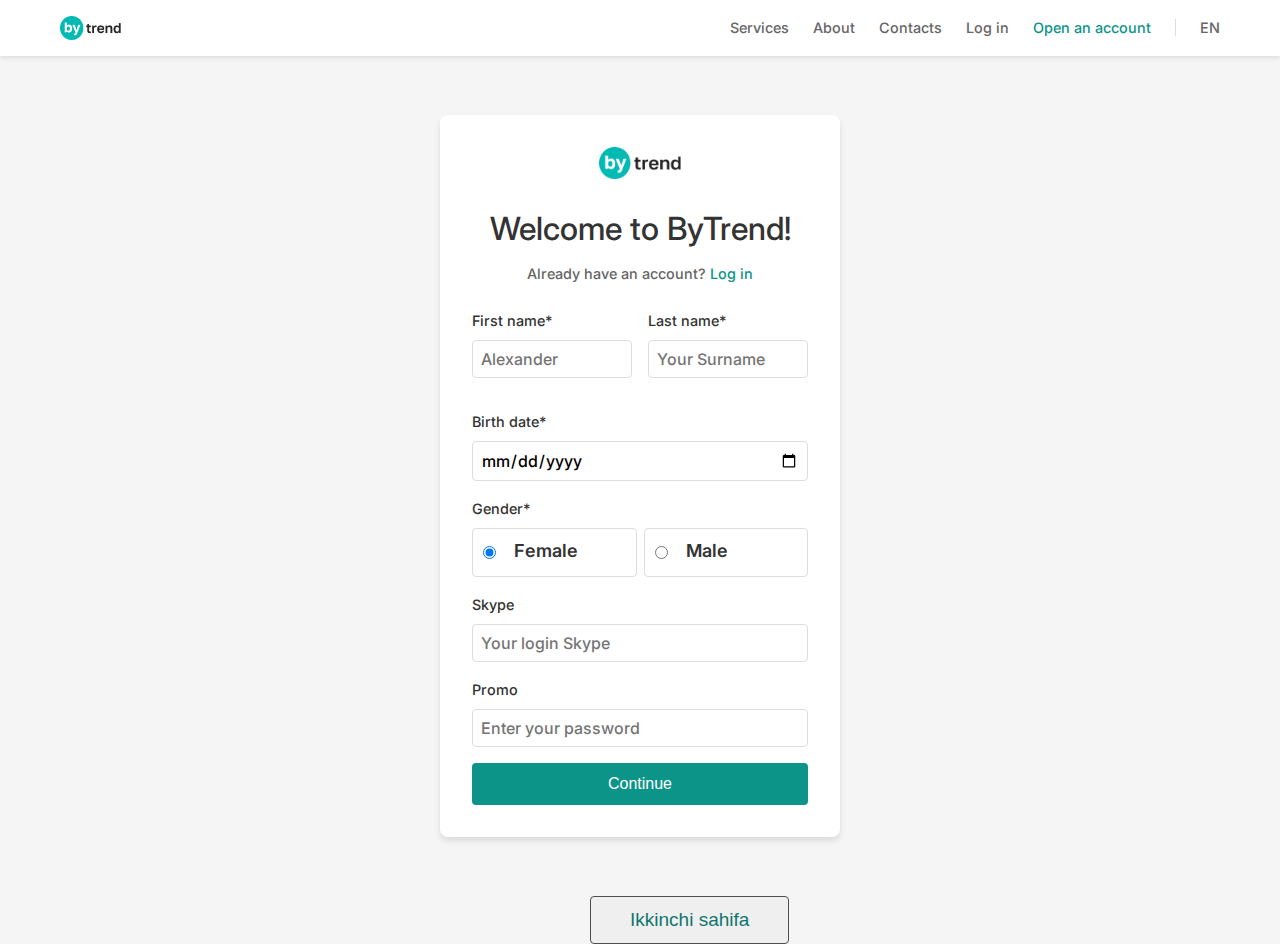
<file: index.html>
<!DOCTYPE html>
<html lang="en">

<head>
    <meta charset="UTF-8">
    <meta name="viewport" content="width=device-width, initial-scale=1.0">
    <title>ByTrend Registration</title>
    <link rel="stylesheet" href="./style/style1.css">
</head>

<body>
    <header>
        <div class="container">
            <img src="./img/logo (3).png" alt="ByTrend Logo" class="logo">
            <nav>
                <a href="#">Services</a>
                <a href="#">About</a>
                <a href="#">Contacts</a>
                <a href="#">Log in</a>
                <a href="#" class="highlight">Open an account</a>
                <button class="lang-switch">EN</button>
            </nav>
        </div>
    </header>

    <main>
        <div class="form-container">
            <img src="./img/logo (3).png" alt="ByTrend Logo" class="form-logo">
            <h1>Welcome to ByTrend!</h1>
            <p>Already have an account? <a href="#" class="login-link">Log in</a></p>

            <form>
                <div class="form-row">
                    <div class="form-group">
                        <label for="firstName">First name*</label>
                        <input type="text" id="firstName" placeholder="Alexander" required>
                    </div>
                    <div class="form-group">
                        <label for="lastName">Last name*</label>
                        <input type="text" id="lastName" placeholder="Your Surname" required>
                    </div>
                </div>

                <div class="form-group">
                    <label for="birthDate">Birth date*</label>
                    <input type="date" id="birthDate" required placeholder="07.05.2009">
                </div>

                <div class="form-group">
                    <label>Gender*</label>
                    <div class="radio-group">
                        <div class="ora">
                            <input type="radio" id="female" name="gender" value="female" checked>
                            <label for="female" class="female">Female</label>
                        </div>
                        <div class="orab">
                            <input type="radio" id="male" name="gender" value="male">
                            <label for="male" class="male">Male</label>
                        </div>
                    </div>
                </div>

                <div class="form-group">
                    <label for="skype">Skype</label>
                    <input type="text" id="skype" placeholder="Your login Skype" required>
                </div>

                <div class="form-group">
                    <label for="password">Promo</label>
                    <input type="password" id="password" placeholder="Enter your password" required>
                </div>

                <button type="submit" class="submit-btn">Continue</button>
            </form>
        </div>
    </main>
    <button class="button"><a href="./pages/pages2.html" class="button-a">Ikkinchi sahifa</a></button>
</body>

</html>
</file>
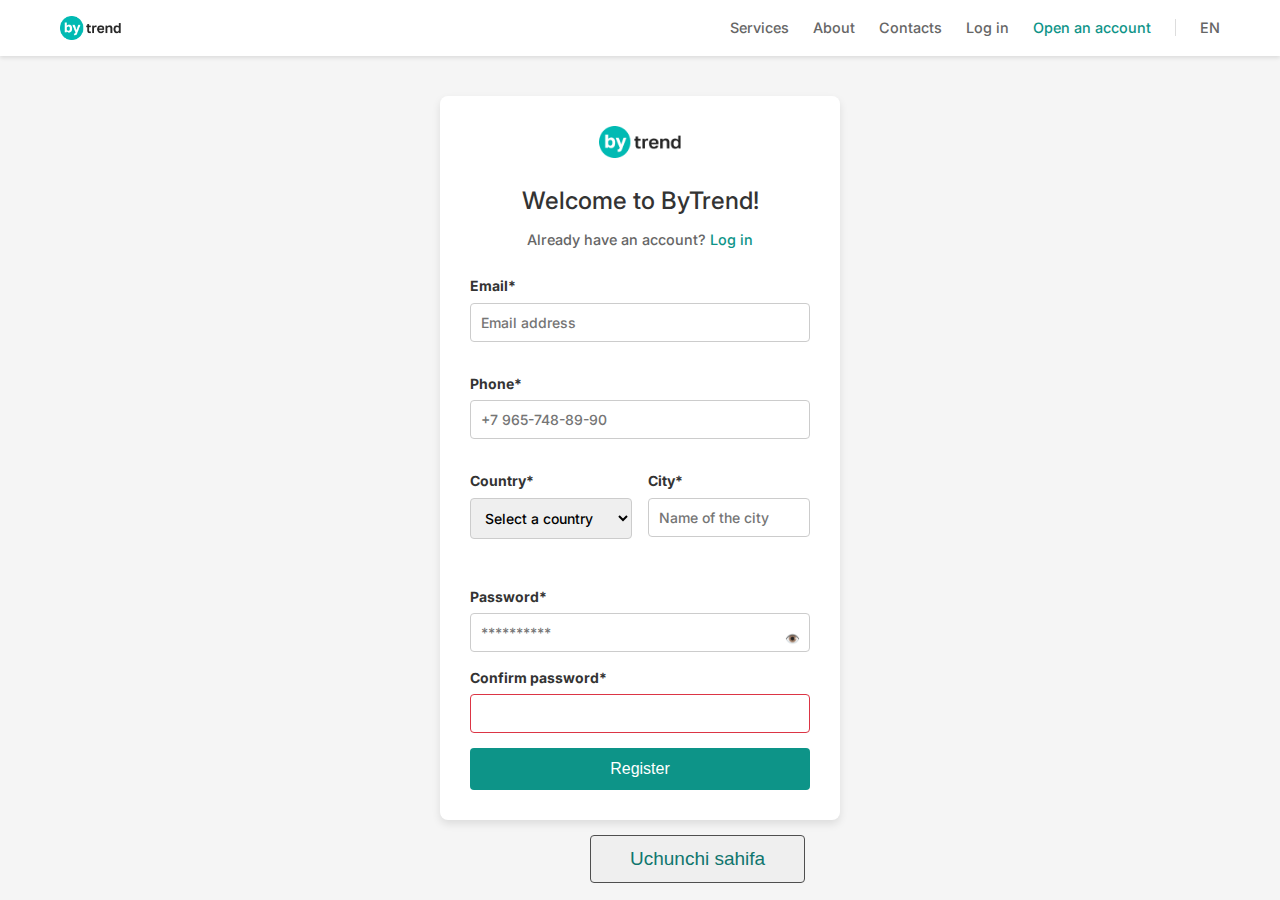
<file: pages/pages2.html>
<!DOCTYPE html>
<html lang="en">

<head>
    <meta charset="UTF-8">
    <meta name="viewport" content="width=device-width, initial-scale=1.0">
    <title>Document</title>
    <link rel="stylesheet" href="../style/style2.css">
</head>

<body>
    <header>
        <div class="container">
            <img src="../img/logo (3).png" alt="ByTrend Logo" class="logo">
            <nav>
                <a href="#">Services</a>
                <a href="#">About</a>
                <a href="#">Contacts</a>
                <a href="#">Log in</a>
                <a href="#" class="highlight">Open an account</a>
                <button class="lang-switch">EN</button>
            </nav>
        </div>
    </header>
    <div class="form-container">
        <img src="../img/logo (3).png" alt="ByTrend Logo" class="form-logo">
        <h1>Welcome to ByTrend!</h1>
        <p>Already have an account? <a href="#" class="login-link">Log in</a></p>

        <div class="form-group">
            <label for="Email">Email*</label>
            <input type="email" id="Email" placeholder="Email address" required>
        </div>
        <div class="form-group">
            <label for="phone">Phone<span>*</span></label>
            <input type="tel" id="phone" placeholder="+7 965-748-89-90" required>
        </div>
        <div class="form-row">
            <div class="form-group">
                <label for="country">Country<span>*</span></label>
                <select id="country" required>
                    <option value="Select a country">Select a country</option>
                    <option value="Russia">Russia</option>
                    <option value="Uzbekistan">Uzbekistan</option>
                </select>
            </div>
            <div class="form-group">
                <label for="city">City<span>*</span></label>
                <input type="text" id="city" placeholder="Name of the city" required>
            </div>
        </div>

        <label for="password">Password<span>*</span></label>
        <div class="password-container">
            <input type="password" id="password" placeholder="**********" required>
            <span class="toggle-password">👁️</span>
        </div>

        <label for="confirm-password">Confirm password<span>*</span></label>
        <input type="password" id="confirm-password" class="error" placeholder="" required>
    
        <button type="submit" class="submit-btn">Register</button>
    </div>
    <button class="button"><a href="./pages3.html" class="button-a">Uchunchi sahifa</a></button>
    <script>
        const togglePassword = document.querySelector('.toggle-password');
        const passwordInput = document.getElementById('password');

        togglePassword.addEventListener('click', () => {
            const type = passwordInput.getAttribute('type') === 'password' ? 'text' : 'password';
            passwordInput.setAttribute('type', type);
            togglePassword.textContent = type === 'password' ? '👁️' : '🙈';
        });
    </script>
</body>

</html>
</file>
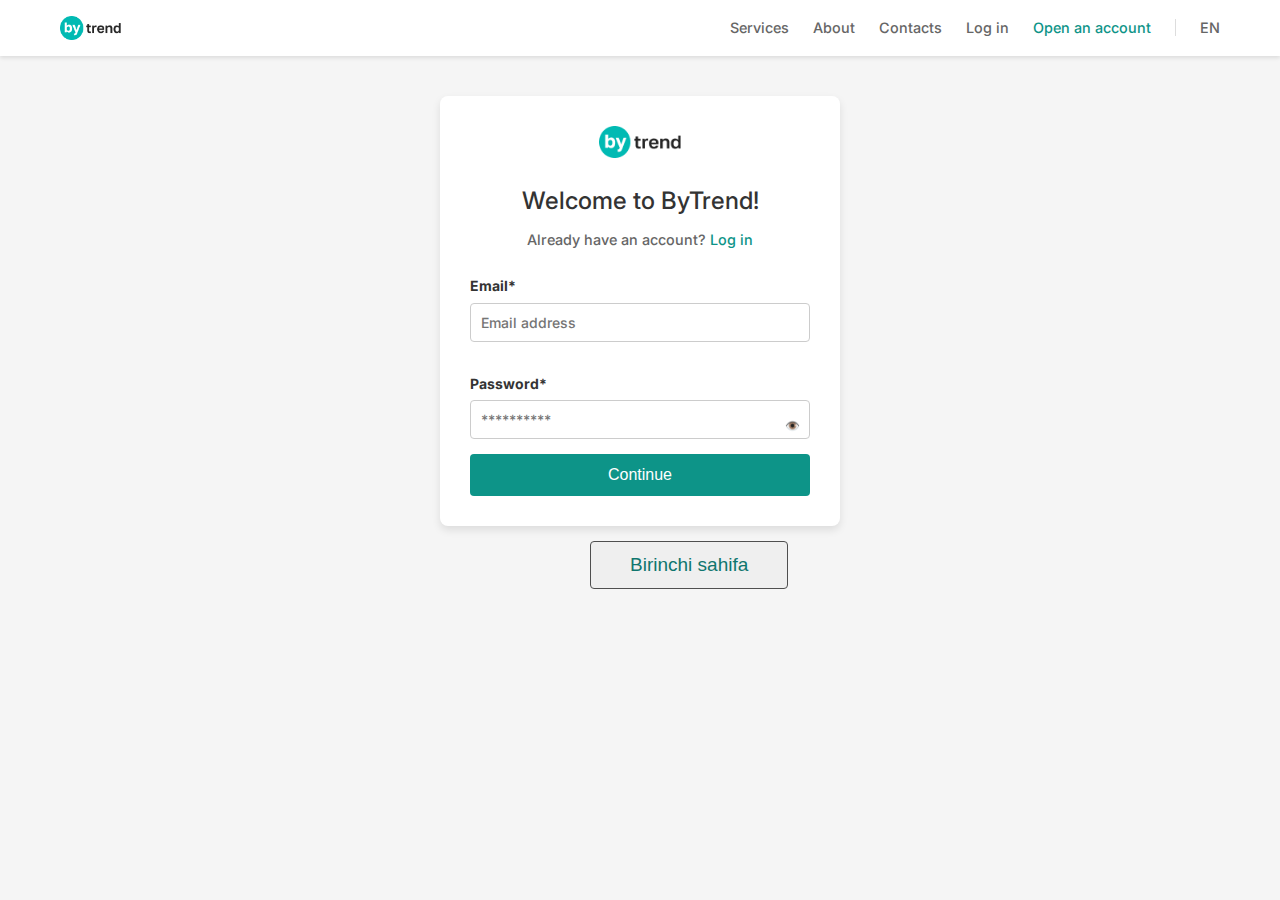
<file: pages/pages3.html>
<!DOCTYPE html>
<html lang="en">

<head>
    <meta charset="UTF-8">
    <meta name="viewport" content="width=device-width, initial-scale=1.0">
    <title>Document</title>
    <link rel="stylesheet" href="../style/style2.css">
</head>

<body>
    <header>
        <div class="container">
            <img src="../img/logo (3).png" alt="ByTrend Logo" class="logo">
            <nav>
                <a href="#">Services</a>
                <a href="#">About</a>
                <a href="#">Contacts</a>
                <a href="#">Log in</a>
                <a href="#" class="highlight">Open an account</a>
                <button class="lang-switch">EN</button>
            </nav>
        </div>
    </header>
    <div class="form-container">
        <img src="../img/logo (3).png" alt="ByTrend Logo" class="form-logo">
        <h1>Welcome to ByTrend!</h1>
        <p>Already have an account? <a href="#" class="login-link">Log in</a></p>

        <div class="form-group">
            <label for="Email">Email*</label>
            <input type="email" id="Email" placeholder="Email address" required>
        </div>

        <label for="password">Password<span>*</span></label>
        <div class="password-container">
            <input type="password" id="password" placeholder="**********" required>
            <span class="toggle-password">👁️</span>
        </div>

        <button type="submit" class="submit-btn">Continue</button>
    </div>
    <button class="button"><a href="../index.html" class="button-a">Birinchi sahifa</a></button>
    <script>
        const togglePassword = document.querySelector('.toggle-password');
        const passwordInput = document.getElementById('password');

        togglePassword.addEventListener('click', () => {
            const type = passwordInput.getAttribute('type') === 'password' ? 'text' : 'password';
            passwordInput.setAttribute('type', type);
            togglePassword.textContent = type === 'password' ? '👁️' : '🙈';
        });
    </script>
</body>

</html>
</file>
<file: style/style1.css>
@import url('https://fonts.googleapis.com/css2?family=Bungee+Spice&family=Edu+AU+VIC+WA+NT+Pre:wght@400..700&family=Inter:ital,opsz,wght@0,14..32,100..900;1,14..32,100..900&family=Rubik:ital,wght@0,300..900;1,300..900&display=swap');
* {
    box-sizing: border-box;
    margin: 0;
    padding: 0;
}

body {
    font-family: Arial, sans-serif;
    line-height: 1.6;
    color: #333;
    background-color: #f5f5f5;
}

.container {
    width: 100%;
    max-width: 1200px;
    margin: 0 auto;
    padding: 0 20px;
}

header {
    background-color: #fff;
    box-shadow: 0 2px 4px rgba(0,0,0,0.1);
    padding: 1rem 0;
}

header .container {
    display: flex;
    justify-content: space-between;
    align-items: center;
}

.logo {
    height: 24px;
}

nav {
    display: flex;
    gap: 1.5rem;
    align-items: center;
}

nav a {
    text-decoration: none;
    color: #666;
    font-size: 0.9rem;
    transition: color 0.3s ease;
    font-family: "Inter", serif;
    font-weight: 500;
    font-style: normal;
}

nav a:hover {
    color: #333;
}

nav a.highlight {
    color: #0d9488;
}

nav a.highlight:hover {
    color: #0f766e;
}

.lang-switch {
    background: none;
    border: none;
    color: #666;
    font-size: 0.9rem;
    cursor: pointer;
    padding-left: 1.5rem;
    border-left: 1px solid #ddd;
    font-family: "Inter", serif;
    font-weight: 500;
    font-style: normal;
}

main {
    display: flex;
    justify-content: center;
    align-items: center;
    min-height: calc(100vh - 60px);
    padding: 2rem 0;
}

.form-container {
    background-color: #fff;
    padding: 2rem;
    border-radius: 8px;
    box-shadow: 0 4px 6px rgba(0,0,0,0.1);
    width: 100%;
    max-width: 400px;
}

.form-logo {
    display: block;
    margin: 0 auto 1.5rem;
    height: 32px;
}

h1 {
    text-align: center;
    margin-bottom: 0.5rem;
    color: #333;
    font-family: "Inter", serif;
    font-weight: 500;
    font-style: normal;
}

p {
    text-align: center;
    font-size: 0.9rem;
    color: #666;
    margin-bottom: 1.5rem;
    font-family: "Inter", serif;
    font-weight: 500;
    font-style: normal;
}

.login-link {
    color: #0d9488;
    text-decoration: none;
    font-family: "Inter", serif;
    font-weight: 500;
    font-style: normal;
}

.login-link:hover {
    text-decoration: underline;
}

.form-row {
    display: flex;
    gap: 1rem;
    margin-bottom: 1rem;
}

.form-group {
    margin-bottom: 1rem;
    flex: 1;
}

label {
    display: block;
    margin-bottom: 0.5rem;
    font-size: 0.9rem;
    color: #333;
    font-family: "Inter", serif;
    font-weight: 500;
    font-style: normal;
}

input[type="text"],
input[type="date"],
input[type="password"] {
    width: 100%;
    padding: 0.5rem;
    border: 1px solid #ddd;
    border-radius: 4px;
    font-size: 1rem;
    font-family: "Inter", serif;
    font-weight: 500;
    font-style: normal;
}

input[type="text"]:focus,
input[type="date"]:focus,
input[type="password"]:focus {
    outline: none;
    border-color: #0d9488;
    box-shadow: 0 0 0 2px rgba(13, 148, 136, 0.2);
}
.male{
    position: relative;
    top: 3px;
    font-family: "Inter", serif;
    font-weight: 600;
    font-style: normal;
    font-size: 18px;
}
.female{
    position: relative;
    top: 3px;
    font-family: "Inter", serif;
    font-weight: 600;
    font-style: normal;
    font-size: 18px;
    
}
.orab{
    width: 170px;
    display: flex;
    border: 1px solid #ddd;
    border-radius: 4px;
    padding: 5px 10px;
    gap: 10px;
}
.ora{
    width: 170px;
    display: flex;
    border: 1px solid #ddd;
    border-radius: 4px;
    padding: 5px 10px;
    gap: 10px;
}
.orab:hover{
    outline: none;
    border-color: #0d9488;
    box-shadow: 0 0 0 2px rgba(13, 148, 136, 0.2);
}
.ora:hover{
    outline: none;
    border-color: #0d9488;
    box-shadow: 0 0 0 2px rgba(13, 148, 136, 0.2);
}
.radio-group {
    display: flex;
gap: 7px;
    align-items: center;
}

.radio-group input[type="radio"] {
    margin-right: 0.5rem;
}

.submit-btn {
    width: 100%;
    padding: 0.75rem;
    background-color: #0d9488;
    color: #fff;
    border: none;
    border-radius: 4px;
    font-size: 1rem;
    cursor: pointer;
    transition: background-color 0.3s ease;
}

.submit-btn:hover {
    background-color: #0f766e;
}

@media (max-width: 768px) {
    .form-row {
        flex-direction: column;
    }

    nav {
        display: none;
    }
}
/* From Uiverse.io by cssbuttons-io */ 
.button {
    display: inline-block;
    padding: 12px 24px;
    border: 1px solid #4f4f4f;
    border-radius: 4px;
    transition: all 0.2s ease-in;
    position: relative;
    overflow: hidden;
    font-size: 19px;
    cursor: pointer;
    color: black;
    z-index: 1;
left: 590px;
  }
  
  .button:before {
    content: "";
    position: absolute;
    left: 50%;
    transform: translateX(-50%) scaleY(1) scaleX(1.25);
    top: 100%;
    width: 140%;
    height: 180%;
    background-color: rgba(0, 0, 0, 0.05);
    border-radius: 50%;
    display: block;
    transition: all 0.5s 0.1s cubic-bezier(0.55, 0, 0.1, 1);
    z-index: -1;
  }
  
  .button:after {
    content: "";
    position: absolute;
    left: 55%;
    transform: translateX(-50%) scaleY(1) scaleX(1.45);
    top: 180%;
    width: 160%;
    height: 190%;
    background-color: #39bda7;
    border-radius: 50%;
    display: block;
    transition: all 0.5s 0.1s cubic-bezier(0.55, 0, 0.1, 1);
    z-index: -1;
  }
  
  .button:hover {
    color: #ffffff;
    border: 1px solid #39bda7;
  }
  
  .button:hover:before {
    top: -35%;
    background-color: #39bda7;
    transform: translateX(-50%) scaleY(1.3) scaleX(0.8);
  }
  
  .button:hover:after {
    top: -45%;
    background-color: #39bda7;
    transform: translateX(-50%) scaleY(1.3) scaleX(0.8);
  }
  
.button-a{
   text-decoration: none;
   color: #0f766e;
   padding: 0 15px;
}
</file>
<file: style/style2.css>
@import url('https://fonts.googleapis.com/css2?family=Bungee+Spice&family=Edu+AU+VIC+WA+NT+Pre:wght@400..700&family=Inter:ital,opsz,wght@0,14..32,100..900;1,14..32,100..900&family=Rubik:ital,wght@0,300..900;1,300..900&display=swap');
* {
    box-sizing: border-box;
    margin: 0;
    padding: 0;
}

body {
    font-family: Arial, sans-serif;
    line-height: 1.6;
    color: #333;
    background-color: #f5f5f5;
}

.container {
    width: 100%;
    max-width: 1200px;
    margin: 0 auto;
    padding: 0 20px;
}

header {
    background-color: #fff;
    box-shadow: 0 2px 4px rgba(0,0,0,0.1);
    padding: 1rem 0;
}

header .container {
    display: flex;
    justify-content: space-between;
    align-items: center;
}

.logo {
    height: 24px;
}

nav {
    display: flex;
    gap: 1.5rem;
    align-items: center;
}

nav a {
    text-decoration: none;
    color: #666;
    font-size: 0.9rem;
    transition: color 0.3s ease;
    font-family: "Inter", serif;
    font-weight: 500;
    font-style: normal;
}

nav a:hover {
    color: #333;
}

nav a.highlight {
    color: #0d9488;

}

nav a.highlight:hover {
    color: #0f766e;
}

.lang-switch {
    background: none;
    border: none;
    color: #666;
    font-size: 0.9rem;
    cursor: pointer;
    padding-left: 1.5rem;
    border-left: 1px solid #ddd;
    font-family: "Inter", serif;
    font-weight: 500;
    font-style: normal;
}

main {
    display: flex;
    justify-content: center;
    align-items: center;
    min-height: calc(100vh - 60px);
    padding: 2rem 0;
}

.form-container {
    background-color: #fff;
    padding: 2rem;
    border-radius: 8px;
    box-shadow: 0 4px 6px rgba(0,0,0,0.1);
    width: 100%;
    max-width: 400px;
}

.form-logo {
    display: block;
    margin: 0 auto 1.5rem;
    height: 32px;
}

h1 {
    text-align: center;
    margin-bottom: 0.5rem;
    color: #333;
    font-family: "Inter", serif;
    font-weight: 500;
    font-style: normal;
}

p {
    text-align: center;
    font-size: 0.9rem;
    color: #666;
    margin-bottom: 1.5rem;
    font-family: "Inter", serif;
    font-weight: 500;
    font-style: normal;
}

.login-link {
    color: #0d9488;
    text-decoration: none;
    font-family: "Inter", serif;
    font-weight: 500;
    font-style: normal;
}

.login-link:hover {
    text-decoration: underline;
}

.form-row {
    display: flex;
    gap: 1rem;
    margin-bottom: 1rem;
}

.form-group {
    margin-bottom: 1rem;
    flex: 1;
}

label {
    display: block;
    margin-bottom: 0.5rem;
    font-size:18px;
    color: #333;
    font-family: "Inter", serif;
    font-weight: 500;
    font-style: normal;
}

input[type="email"],
input[type="tel"],
input[type="password"] {
    width: 100%;
    padding: 0.5rem;
    border: 1px solid #ddd;
    border-radius: 4px;
    font-size: 1rem;
    font-family: "Inter", serif;
    font-weight: 500;
    font-style: normal;
}

input[type="email"]:focus,
input[type="tel"]:focus,
input[type="password"]:focus {
    outline: none;
    border-color: #0d9488;
    box-shadow: 0 0 0 2px rgba(13, 148, 136, 0.2);
}
.form-container{
    background: #fff;
    padding: 30px;
    border-radius: 8px;
    box-shadow: 0 4px 8px rgba(0, 0, 0, 0.1);
    width: 100%;
    max-width: 400px;
    margin: 40px auto;
}

.form-container label {
    font-size: 14px;
    font-weight: bold;
    display: flex;
    margin-bottom: 5px;
}

.form-container input,
.form-container select {
    width: 100%;
    padding: 10px;
    margin-bottom: 15px;
    border: 1px solid #ccc;
    border-radius: 4px;
    font-size: 14px;
    font-family: "Inter", serif;
    font-weight: 500;
    font-style: normal;
}

.form-container input:focus,
.form-container select:focus {
    outline: none;
    border-color: #007bff;
    box-shadow: 0 0 4px rgba(0, 123, 255, 0.2);
}

.form-container .error {
    border-color: #dc3545;
}

.form-container{
    color: #dc3545;
    font-size: 12px;
    margin-top: 40px;
    margin-bottom: 15px;
}

.form-container .password-container {
    position: relative;
}

.form-container .password-container .toggle-password {
    position: absolute;
    right: 10px;
    top: 50%;
    transform: translateY(-50%);
    cursor: pointer;
}
.submit-btn {
    width: 100%;
    padding: 0.75rem;
    background-color: #0d9488;
    color: #fff;
    border: none;
    border-radius: 4px;
    font-size: 1rem;
    cursor: pointer;
    transition: background-color 0.3s ease;
}

.submit-btn:hover {
    background-color: #0f766e;
}

@media (max-width: 768px) {
    .form-row {
        flex-direction: column;
    }

    nav {
        display: none;
    }
}
.button {
    display: inline-block;
    padding: 12px 24px;
    border: 1px solid #4f4f4f;
    border-radius: 4px;
    transition: all 0.2s ease-in;
    position: relative;
    overflow: hidden;
    font-size: 19px;
    cursor: pointer;
    color: black;
    z-index: 1;
left: 590px;
  }
  
  .button:before {
    content: "";
    position: absolute;
    left: 50%;
    transform: translateX(-50%) scaleY(1) scaleX(1.25);
    top: 100%;
    width: 140%;
    height: 180%;
    background-color: rgba(0, 0, 0, 0.05);
    border-radius: 50%;
    display: block;
    transition: all 0.5s 0.1s cubic-bezier(0.55, 0, 0.1, 1);
    z-index: -1;
  }
  
  .button:after {
    content: "";
    position: absolute;
    left: 55%;
    transform: translateX(-50%) scaleY(1) scaleX(1.45);
    top: 180%;
    width: 160%;
    height: 190%;
    background-color: #39bda7;
    border-radius: 50%;
    display: block;
    transition: all 0.5s 0.1s cubic-bezier(0.55, 0, 0.1, 1);
    z-index: -1;
  }
  
  .button:hover {
    color: #ffffff;
    border: 1px solid #39bda7;
  }
  
  .button:hover:before {
    top: -35%;
    background-color: #39bda7;
    transform: translateX(-50%) scaleY(1.3) scaleX(0.8);
  }
  
  .button:hover:after {
    top: -45%;
    background-color: #39bda7;
    transform: translateX(-50%) scaleY(1.3) scaleX(0.8);
  }
  
.button-a{
   text-decoration: none;
   color: #0f766e;
   padding: 0 15px;
}
</file>
